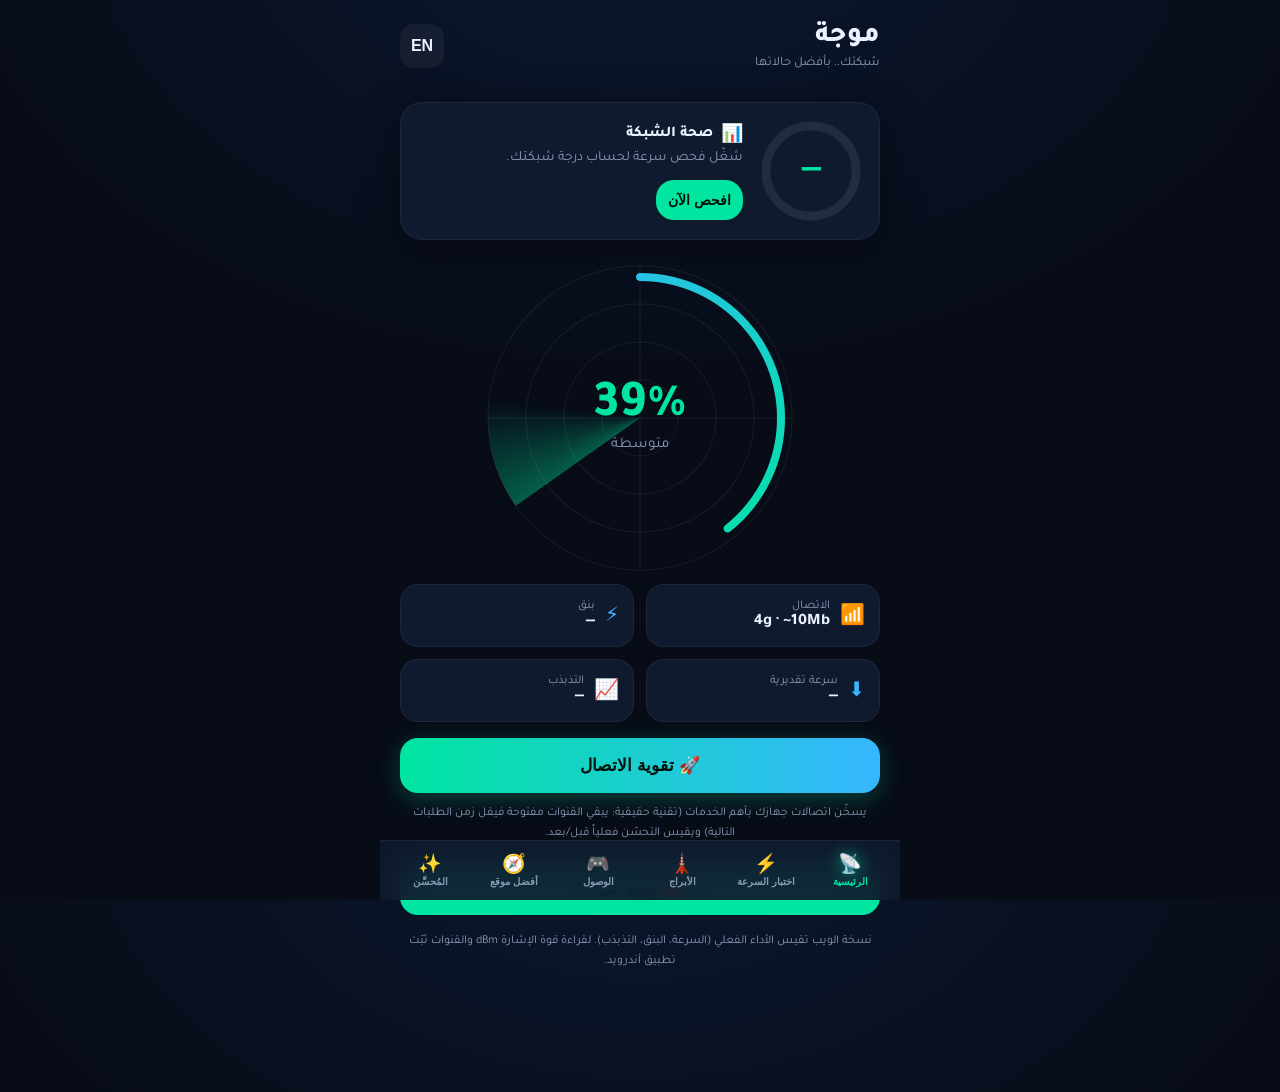
<file: index.html>
<!DOCTYPE html>
<html lang="ar" dir="rtl">
<head>
<meta charset="UTF-8">
<meta name="viewport" content="width=device-width, initial-scale=1, viewport-fit=cover, maximum-scale=1, user-scalable=no">
<title>موجة | Mawja</title>
<meta name="description" content="موجة — تحليل وتحسين شبكة WiFi: اختبار سرعة حقيقي، رادار الإشارة، أفضل موقع للمودم، وأسرع DNS.">
<meta name="theme-color" content="#070C17">
<meta name="apple-mobile-web-app-capable" content="yes">
<meta name="mobile-web-app-capable" content="yes">
<meta name="apple-mobile-web-app-status-bar-style" content="black-translucent">
<meta name="apple-mobile-web-app-title" content="موجة">
<link rel="manifest" href="manifest.webmanifest">
<link rel="icon" href="icons/icon.svg" type="image/svg+xml">
<link rel="apple-touch-icon" href="icons/icon-180.png">
<link rel="preconnect" href="https://fonts.googleapis.com">
<link rel="preconnect" href="https://fonts.gstatic.com" crossorigin>
<link href="https://fonts.googleapis.com/css2?family=Tajawal:wght@400;500;700;800&family=Space+Grotesk:wght@400;500;700&display=swap" rel="stylesheet">
<link rel="stylesheet" href="styles.css">
</head>
<body dir="rtl">
<div id="app">
  <header class="appbar">
    <div class="brand">
      <h1 data-t="appName">موجة</h1>
      <span class="tag" data-t="tagline">شبكتك.. بأفضل حالاتها</span>
    </div>
    <button class="icon-btn ghost" id="langBtn" title="AR / EN" aria-label="language">AR</button>
  </header>

  <div class="install" id="installBar">
    <span class="ic">📲</span>
    <span class="t" data-t="installMsg">ثبّت «موجة» على شاشتك الرئيسية لتشغيله كتطبيق.</span>
    <button id="installBtn" data-t="install">تثبيت</button>
    <button class="x icon-btn ghost" id="installClose" aria-label="close">✕</button>
  </div>

  <!-- ===== HOME / RADAR ===== -->
  <section class="page active" id="page-home">
    <!-- Network Health Score -->
    <div class="card health" id="healthCard">
      <div class="health-ring">
        <svg viewBox="0 0 120 120" id="healthSvg">
          <circle cx="60" cy="60" r="52" fill="none" stroke="rgba(255,255,255,.08)" stroke-width="10"/>
          <circle cx="60" cy="60" r="52" fill="none" stroke="var(--signal)" stroke-width="10"
                  stroke-linecap="round" id="healthArc" stroke-dasharray="327" stroke-dashoffset="327"
                  transform="rotate(-90 60 60)"/>
        </svg>
        <div class="health-center"><div class="hs-grade" id="hsGrade">—</div><div class="hs-num" id="hsNum"></div></div>
      </div>
      <div class="health-info">
        <div class="card-title" style="gap:8px"><span class="ic">📊</span><span data-t="healthScore">صحة الشبكة</span></div>
        <div class="muted" id="healthMsg" data-t="healthEmpty">شغّل فحص سرعة لحساب درجة شبكتك.</div>
        <button class="btn small primary" id="healthRun" data-t="runTest" style="margin-top:10px">افحص الآن</button>
      </div>
    </div>
    <div class="card" id="recsCard" style="display:none">
      <div class="card-title"><span class="ic">🛠️</span><span data-t="recs">توصيات لتحسين شبكتك</span></div>
      <div id="recsList"></div>
    </div>

    <div class="radar-wrap">
      <canvas id="radar" width="640" height="640"></canvas>
      <div class="radar-center">
        <div class="pct" id="radarPct">—</div>
        <div class="qual" id="radarQual" data-t="tapToStart">اضغط للفحص</div>
      </div>
    </div>
    <div class="grid2">
      <div class="stat"><span class="ic">📶</span><div><div class="l" data-t="connection">الاتصال</div><div class="v" id="stConn">—</div></div></div>
      <div class="stat"><span class="ic">⚡</span><div><div class="l" data-t="ping">بنق</div><div class="v" id="stPing">—</div></div></div>
    </div>
    <div class="grid2" style="margin-top:12px">
      <div class="stat"><span class="ic">⬇️</span><div><div class="l" data-t="estDown">سرعة تقديرية</div><div class="v" id="stDown">—</div></div></div>
      <div class="stat"><span class="ic">📈</span><div><div class="l" data-t="jitter">التذبذب</div><div class="v" id="stJitter">—</div></div></div>
    </div>
    <button class="btn boost" id="boostBtn" data-t="boost">🚀 تقوية الاتصال</button>
    <div class="boost-bar" id="boostBar" style="display:none"><div class="boost-fill" id="boostFill"></div></div>
    <div class="boost-phase" id="boostPhase" style="display:none"></div>
    <div class="card tint-signal" id="boostResult" style="display:none">
      <div class="boost-row">
        <div class="boost-cell"><div class="bo-v" id="boBefore">—</div><div class="bo-l" data-t="before">قبل</div></div>
        <div class="boost-arrow">←</div>
        <div class="boost-cell"><div class="bo-v" id="boAfter" style="color:var(--signal)">—</div><div class="bo-l" data-t="after">بعد</div></div>
        <div class="boost-badge" id="boGain">—</div>
      </div>
      <div class="muted" id="boMsg" style="margin-top:8px;font-size:12px"></div>
    </div>
    <p class="footer-note" data-t="boostHint" style="margin-top:10px"></p>

    <button class="btn primary" id="pulseBtn" data-t="livePulse">🔴 نبض حيّ</button>
    <div class="card" id="liveCard" style="display:none">
      <div class="card-title"><span class="ic">📈</span><span data-t="liveMonitor">مراقبة حيّة</span></div>
      <canvas id="spark" width="640" height="150" style="width:100%;height:90px;display:block;margin-top:10px"></canvas>
      <div class="metrics" style="margin-top:10px">
        <div class="m"><div class="mv" id="stbScore" style="color:var(--signal)">—</div><div class="ml" data-t="stability">الاستقرار</div></div>
        <div class="m"><div class="mv" id="stbAvg" style="color:var(--wave)">—</div><div class="ml" data-t="avg">متوسط</div></div>
        <div class="m"><div class="mv" id="stbLoss" style="color:var(--danger)">—</div><div class="ml" data-t="packetLoss">فقد الحزم</div></div>
        <div class="m"><div class="mv" id="stbLast" style="color:var(--warn)">—</div><div class="ml" data-t="ping">بنق</div></div>
      </div>
    </div>
    <p class="footer-note" data-t="webNote">نسخة الويب تقيس الأداء الفعلي (السرعة، البنق، التذبذب). لقراءة قوة الإشارة dBm والقنوات ثبّت تطبيق أندرويد.</p>
  </section>

  <!-- ===== SPEED TEST ===== -->
  <section class="page" id="page-speed">
    <h2 data-t="speedTest">اختبار السرعة</h2>
    <div class="card">
      <div class="gauge">
        <div class="big" id="gaugeVal">0.0</div>
        <div class="unit" data-t="mbps">ميجابت/ث</div>
        <div class="phase" id="gaugePhase"></div>
      </div>
      <div class="metrics">
        <div class="m"><div class="mv" id="mDown" style="color:var(--signal)">—</div><div class="ml" data-t="download">تحميل</div></div>
        <div class="m"><div class="mv" id="mUp" style="color:var(--wave)">—</div><div class="ml" data-t="upload">رفع</div></div>
        <div class="m"><div class="mv" id="mPing" style="color:var(--warn)">—</div><div class="ml" data-t="ping">بنق</div></div>
        <div class="m"><div class="mv" id="mJit" style="color:var(--danger)">—</div><div class="ml" data-t="jitter">تذبذب</div></div>
      </div>
      <div class="verdicts" id="verdicts"></div>
    </div>
    <button class="btn primary" id="speedBtn" data-t="start">ابدأ</button>
    <div class="btn-row" style="justify-content:space-between">
      <button class="link-btn" id="shareBtn" style="color:var(--wave)">🔗 <span data-t="share">مشاركة النتيجة</span></button>
      <button class="link-btn" id="reportBtn" style="color:var(--signal)"><span data-t="makeReport">🖼️ صورة تقرير</span></button>
    </div>

    <!-- Bufferbloat / latency-under-load -->
    <div class="card" id="bloatCard">
      <div class="card-title"><span class="ic">🎯</span><span data-t="bufferbloat">زمن الاستجابة تحت الحِمل</span></div>
      <p class="muted" data-t="bloatHint"></p>
      <div id="bloatResult" style="display:none">
        <div class="bloat-row">
          <div class="bloat-cell"><div class="bl-v" id="blIdle">—</div><div class="bl-l" data-t="idle">خامل</div></div>
          <div class="bloat-arrow">→</div>
          <div class="bloat-cell"><div class="bl-v" id="blLoad" style="color:var(--warn)">—</div><div class="bl-l" data-t="underLoad">تحت الحِمل</div></div>
          <div class="bloat-grade" id="blGrade">—</div>
        </div>
        <div class="bl-verdict" id="blVerdict"></div>
      </div>
    </div>

    <!-- Plan vs actual -->
    <div class="card" id="planCard">
      <div class="card-title"><span class="ic">📃</span><span data-t="yourPlan">سرعة اشتراكك</span></div>
      <p class="muted" data-t="planHint"></p>
      <div class="plan-input">
        <input id="planInput" type="number" inputmode="numeric" min="1" placeholder="100">
        <span class="unit" data-t="mbps">ميجابت/ث</span>
        <button class="btn small primary" id="planSave" data-t="save" style="margin-top:0">حفظ</button>
      </div>
      <div id="planResult" style="display:none;margin-top:12px">
        <div class="bar-track" style="height:12px"><div class="bar-fill" id="planBar" style="width:0%"></div></div>
        <div class="plan-meta"><span id="planPct" style="font-weight:800">—</span> <span data-t="ofPlan">من خطتك</span></div>
        <div class="bl-verdict" id="planVerdict"></div>
      </div>
    </div>

    <div class="card" id="histCard" style="display:none">
      <div class="card-title"><span class="ic">🕘</span><span data-t="history">السجل</span></div>
      <div id="histList"></div>
    </div>
  </section>

  <!-- ===== PLACEMENT ===== -->
  <section class="page" id="page-place">
    <h2 data-t="placement">أفضل موقع</h2>
    <p class="muted" data-t="placementHint">تنقّل بجوالك في أرجاء المكان، وفي كل غرفة اضغط «قِس هنا». سنرتب المواقع ونخبرك أين يجب أن يكون المودم.</p>
    <button class="btn wave" id="measureBtn" data-t="measureHere">قِس هنا</button>
    <div id="bestSpot"></div>
    <div class="card" id="spotsCard" style="display:none">
      <div id="spotsList"></div>
    </div>
    <button class="link-btn" id="clearSpots" style="display:none">🗑️ <span data-t="clearAll">مسح الكل</span></button>
  </section>

  <!-- ===== OPTIMIZER ===== -->
  <section class="page" id="page-opt">
    <h2 data-t="optimizer">المُحسِّن</h2>

    <!-- Connection intel -->
    <div class="card">
      <div class="card-title">
        <span class="ic">🛰️</span><span data-t="connIntel">معلومات اتصالك</span>
        <button class="icon-btn ghost" id="intelRefresh" style="margin-inline-start:auto;width:34px;height:34px;font-size:14px" aria-label="refresh">↻</button>
      </div>
      <div id="intelBody">
        <div class="intel-row"><span class="il" data-t="publicIp">IP العام</span><span class="iv" id="ivIp">…</span></div>
        <div class="intel-row"><span class="il" data-t="isp">المزوّد</span><span class="iv" id="ivIsp">…</span></div>
        <div class="intel-row"><span class="il" data-t="location">الموقع</span><span class="iv" id="ivLoc">…</span></div>
        <div class="intel-row"><span class="il" data-t="edge">أقرب خادم</span><span class="iv" id="ivEdge">…</span></div>
      </div>
    </div>

    <!-- Router quick access -->
    <div class="card">
      <div class="card-title"><span class="ic">🔑</span><span data-t="routerAccess">دخول الراوتر</span></div>
      <p class="muted" data-t="routerHint"></p>
      <div class="router-links">
        <a class="rlink" href="http://192.168.1.1" target="_blank" rel="noopener">192.168.1.1</a>
        <a class="rlink" href="http://192.168.0.1" target="_blank" rel="noopener">192.168.0.1</a>
        <a class="rlink" href="http://192.168.8.1" target="_blank" rel="noopener">192.168.8.1</a>
        <a class="rlink" href="http://10.0.0.1" target="_blank" rel="noopener">10.0.0.1</a>
        <a class="rlink" href="http://192.168.100.1" target="_blank" rel="noopener">192.168.100.1</a>
      </div>
    </div>

    <!-- Router tune-up wizard -->
    <div class="card tint-wave">
      <div class="card-title"><span class="ic">🪄</span><span data-t="routerTune">تحسين الراوتر</span></div>
      <p class="muted" data-t="routerTuneHint"></p>
      <button class="btn wave" id="wizardBtn" data-t="runWizard">🪄 شغّل معالج التحسين</button>
      <div id="wizardPhase" class="wz-phase" style="display:none"></div>
      <div id="wizardResult" style="display:none">
        <div class="wz-scores">
          <div class="wz-score"><div class="wz-num" id="wzScore">—</div><div class="wz-lbl" data-t="routerScore">درجة الراوتر</div></div>
          <div class="wz-score"><div class="wz-num" id="wzGain" style="color:var(--signal)">—</div><div class="wz-lbl" data-t="potentialGain">تحسّن متوقع</div></div>
          <div class="wz-score"><div class="wz-num" id="wzDone" style="color:var(--wave)">0</div><div class="wz-lbl" data-t="stepsDone">خطوة منجزة</div></div>
        </div>
        <div id="wizardSteps"></div>
        <button class="btn outline small" id="gainBtn" data-t="measureGain" style="width:100%">📏 قِس التحسّن الآن</button>
        <div id="gainResult" style="display:none;margin-top:12px">
          <div class="wz-scores" style="grid-template-columns:1fr 1fr">
            <div class="wz-score"><div class="wz-num" id="gnBefore" style="color:var(--ink-dim)">—</div><div class="wz-lbl" data-t="scoreBefore">الدرجة قبل</div></div>
            <div class="wz-score"><div class="wz-num" id="gnAfter">—</div><div class="wz-lbl" data-t="scoreAfter">الدرجة الآن</div></div>
          </div>
          <div class="bl-verdict" id="gnVerdict" style="text-align:center"></div>
        </div>
      </div>
    </div>

    <!-- Router presets -->
    <div class="card">
      <div class="card-title"><span class="ic">🎛️</span><span data-t="profiles">أوضاع جاهزة للراوتر</span></div>
      <p class="muted" data-t="profilesHint"></p>
      <div class="prof-tabs">
        <button class="prof-tab active" data-prof="gaming" data-t="pGaming">🎮 ألعاب</button>
        <button class="prof-tab" data-prof="streaming" data-t="pStreaming">🎬 بث ومشاهدة</button>
        <button class="prof-tab" data-prof="calls" data-t="pCalls">🎧 مكالمات واجتماعات</button>
      </div>
      <div id="profList"></div>
    </div>

    <div class="card">
      <div class="card-title"><span class="ic">🧭</span><span data-t="dnsTest">أسرع DNS لشبكتك</span></div>
      <p class="muted" data-t="dnsHint">يقيس زمن استجابة كل مزوّد DNS من موقعك. الأسرع = تصفّح أسرع.</p>
      <div id="dnsList"></div>
      <button class="btn outline small" id="dnsBtn" data-t="runDns">افحص خوادم DNS</button>
    </div>

    <div class="card">
      <div class="card-title"><span class="ic">📡</span><span data-t="channelGuide">دليل القنوات</span></div>
      <p class="muted" data-t="channelHint">القنوات غير المتداخلة على 2.4GHz هي 1 و6 و11. إن كان بيتك مزدحماً بالشبكات، اختر إحداها من إعدادات الراوتر، وفضّل نطاق 5GHz للأجهزة القريبة.</p>
      <div class="grid4" style="margin-top:10px">
        <div class="stat" style="justify-content:center"><span class="v">1</span></div>
        <div class="stat" style="justify-content:center"><span class="v">6</span></div>
        <div class="stat" style="justify-content:center"><span class="v">11</span></div>
        <div class="stat" style="justify-content:center"><span class="v" style="color:var(--signal)">5G</span></div>
      </div>
    </div>

    <div class="card">
      <div class="card-title"><span class="ic">💡</span><span data-t="tips">نصائح ذهبية</span></div>
      <div id="tipsList"></div>
    </div>

    <p class="footer-note"><span data-t="madeWith">صُنع بشغف</span> · Mawja © 2026</p>
  </section>

  <!-- ===== REACH (apps & games) ===== -->
  <section class="page" id="page-reach">
    <h2 data-t="reachTitle">سرعة وصولك للتطبيقات والألعاب</h2>
    <p class="muted" data-t="reachHint"></p>
    <button class="btn primary" id="reachBtn" data-t="runReach">افحص الوصول</button>
    <div class="card" id="appsCard" style="display:none">
      <div class="card-title"><span class="ic">📱</span><span data-t="catApps">تطبيقات وتواصل</span></div>
      <div id="appsList"></div>
    </div>
    <div class="card" id="gamesCard" style="display:none">
      <div class="card-title"><span class="ic">🎮</span><span data-t="catGames">ألعاب</span></div>
      <div id="gamesList"></div>
    </div>
  </section>

  <!-- ===== TOWERS ===== -->
  <section class="page" id="page-towers">
    <h2 data-t="towersTitle">الأبراج القريبة منك</h2>
    <p class="muted" data-t="towersHint"></p>
    <button class="btn primary" id="towersBtn" data-t="scanTowers">افحص الأبراج</button>

    <div id="towersResult" style="display:none">
      <div class="card">
        <div class="tw-pos" id="twPos"></div>
        <div class="tw-map-wrap">
          <canvas id="twMap" width="640" height="640"></canvas>
        </div>
        <div class="btn-row">
          <button class="btn small g5btn" id="best5gBtn" data-t="connectBest5g" style="flex:1">⚡ اتصل بأفضل 5G</button>
          <button class="btn wave small" id="best4gBtn" data-t="connectBest4g" style="flex:1">📶 اتصل بأفضل 4G</button>
        </div>
      </div>

      <!-- locked tower live card -->
      <div class="card tint-signal" id="lockCard" style="display:none">
        <div class="card-title"><span class="ic">📌</span><span data-t="lockedOn">مثبَّت على</span>&nbsp;<span id="lockName" style="color:var(--signal)"></span>
          <button class="icon-btn ghost" id="unlockBtn" style="margin-inline-start:auto;width:34px;height:34px;font-size:13px" aria-label="unlock">✕</button>
        </div>
        <div class="metrics" style="margin-top:12px">
          <div class="m"><div class="mv" id="lkRsrp" style="color:var(--signal)">—</div><div class="ml">RSRP</div></div>
          <div class="m"><div class="mv" id="lkPct" style="color:var(--wave)">—</div><div class="ml" data-t="liveSignal">إشارة حيّة</div></div>
          <div class="m"><div class="mv" id="lkPing" style="color:var(--warn)">—</div><div class="ml" data-t="ping">بنق</div></div>
          <div class="m"><div class="mv" id="lkBand" style="color:var(--ink-dim);font-size:13px">—</div><div class="ml" data-t="band">النطاق</div></div>
        </div>
        <div class="bar-track" style="margin-top:12px;height:10px"><div class="bar-fill" id="lkBar" style="width:0%"></div></div>
        <div class="conn-progress" id="connProgress" style="display:none"></div>
        <div class="conn-gain" id="connGain" style="display:none"></div>
      </div>

      <div class="card" id="towersListCard">
        <div class="tw-filters">
          <button class="tw-filter active" data-twf="all" data-t="all">الكل</button>
          <button class="tw-filter" data-twf="5G">5G</button>
          <button class="tw-filter" data-twf="4G">4G</button>
        </div>
        <div id="towersList"></div>
      </div>
      <p class="footer-note" data-t="towersNote"></p>
    </div>
  </section>

  <nav class="nav nav6">
    <button data-page="home" class="active"><span class="ic">📡</span><span data-t="home">الرئيسية</span></button>
    <button data-page="speed"><span class="ic">⚡</span><span data-t="speedTest">السرعة</span></button>
    <button data-page="towers"><span class="ic">🗼</span><span data-t="towers">الأبراج</span></button>
    <button data-page="reach"><span class="ic">🎮</span><span data-t="reach">الوصول</span></button>
    <button data-page="place"><span class="ic">🧭</span><span data-t="placement">أفضل موقع</span></button>
    <button data-page="opt"><span class="ic">✨</span><span data-t="optimizer">المُحسِّن</span></button>
  </nav>
</div>

<!-- room dialog -->
<dialog id="roomDlg">
  <h3 data-t="roomName">اسم الغرفة</h3>
  <input id="roomInput" autocomplete="off" placeholder="…">
  <div class="dlg-actions">
    <button class="btn small" style="background:rgba(255,255,255,.08);color:var(--ink)" id="roomCancel" data-t="cancel">إلغاء</button>
    <button class="btn small primary" id="roomOk" data-t="start">ابدأ</button>
  </div>
</dialog>

<script src="i18n.js"></script>
<script src="engine.js"></script>
<script src="app.js"></script>
</body>
</html>
</file>
<file: styles.css>
/* ===== موجة | Mawja — Deep Ocean theme ===== */
:root{
  --bg:#070C17;
  --surface:#101A2E;
  --surface2:#16233D;
  --signal:#00E5A0;
  --wave:#37B6FF;
  --warn:#FFB547;
  --danger:#FF5470;
  --ink:#EAF2FF;
  --ink-dim:#8A9BB8;
  --radius:22px;
  --card-border:rgba(255,255,255,.06);
  --shadow:0 10px 40px rgba(0,0,0,.45);
}

*{box-sizing:border-box;-webkit-tap-highlight-color:transparent}
html,body{margin:0;padding:0;height:100%}
body{
  background:radial-gradient(1200px 800px at 50% -10%, #0c1730 0%, var(--bg) 60%);
  color:var(--ink);
  font-family:"Tajawal","Space Grotesk",system-ui,-apple-system,"Segoe UI",Roboto,sans-serif;
  -webkit-font-smoothing:antialiased;
  overscroll-behavior-y:none;
}
body[dir="ltr"]{font-family:"Space Grotesk","Tajawal",system-ui,sans-serif}

#app{max-width:520px;margin:0 auto;min-height:100%;display:flex;flex-direction:column;padding-bottom:88px}

/* ---- Header ---- */
.appbar{
  display:flex;align-items:center;justify-content:space-between;
  padding:20px 20px 4px;
}
.brand{display:flex;flex-direction:column;gap:2px}
.brand h1{margin:0;font-size:28px;font-weight:800;letter-spacing:.3px}
.brand .tag{color:var(--ink-dim);font-size:13px}
.icon-btn{
  width:44px;height:44px;border:none;border-radius:14px;cursor:pointer;
  background:var(--surface2);color:var(--ink);font-size:16px;font-weight:700;
  display:grid;place-items:center;transition:transform .15s, background .2s;
}
.icon-btn:active{transform:scale(.92)}
.icon-btn.ghost{background:rgba(255,255,255,.05)}

/* ---- Pages ---- */
.page{display:none;padding:12px 20px 20px;animation:fade .35s ease}
.page.active{display:block}
@keyframes fade{from{opacity:0;transform:translateY(8px)}to{opacity:1;transform:none}}
.page h2{font-size:22px;font-weight:800;margin:8px 0 6px}
.muted{color:var(--ink-dim);font-size:14px;line-height:1.7}

/* ---- Cards ---- */
.card{
  background:var(--surface);border:1px solid var(--card-border);
  border-radius:var(--radius);padding:16px;margin-top:14px;box-shadow:var(--shadow);
}
.card.tint-signal{background:linear-gradient(180deg, rgba(0,229,160,.12), rgba(0,229,160,.03))}
.card.tint-wave{background:linear-gradient(180deg, rgba(55,182,255,.10), rgba(55,182,255,.02))}
.card-title{display:flex;align-items:center;gap:10px;font-weight:800;font-size:15px}
.card-title .ic{font-size:18px}

/* ---- Radar ---- */
.radar-wrap{position:relative;width:min(78vw,320px);aspect-ratio:1;margin:18px auto 6px}
#radar{width:100%;height:100%;display:block}
.radar-center{
  position:absolute;inset:0;display:grid;place-content:center;text-align:center;gap:2px;pointer-events:none
}
.radar-center .pct{font-size:52px;font-weight:800;color:var(--signal);line-height:1}
.radar-center .qual{color:var(--ink-dim);font-size:15px}

/* ---- Stat grid ---- */
.grid2{display:grid;grid-template-columns:1fr 1fr;gap:12px}
.grid4{display:grid;grid-template-columns:repeat(4,1fr);gap:8px}
.stat{
  background:var(--surface);border:1px solid var(--card-border);border-radius:18px;padding:14px;
  display:flex;align-items:center;gap:10px
}
.stat .ic{font-size:20px;color:var(--wave)}
.stat .l{color:var(--ink-dim);font-size:12px}
.stat .v{font-weight:800;font-size:16px;white-space:nowrap;overflow:hidden;text-overflow:ellipsis}

/* ---- Speed gauge ---- */
.gauge{text-align:center;padding:26px 0 14px}
.gauge .big{font-size:64px;font-weight:800;line-height:1;color:var(--signal);font-variant-numeric:tabular-nums}
.gauge .big.up{color:var(--wave)}
.gauge .unit{color:var(--ink-dim);margin-top:4px}
.gauge .phase{color:var(--warn);font-size:13px;margin-top:8px;min-height:18px;font-weight:700}
.metrics{display:grid;grid-template-columns:repeat(4,1fr);gap:8px;text-align:center;margin-top:6px}
.metrics .m .mv{font-weight:800;font-size:19px}
.metrics .m .ml{color:var(--ink-dim);font-size:11px}

/* verdict chips */
.verdicts{display:flex;flex-wrap:wrap;gap:8px;margin-top:14px;justify-content:center}
.chip{
  font-size:12px;font-weight:700;padding:7px 12px;border-radius:999px;
  background:rgba(255,255,255,.05);border:1px solid var(--card-border);display:flex;gap:6px;align-items:center
}
.chip.ok{color:var(--signal);border-color:rgba(0,229,160,.35)}
.chip.mid{color:var(--warn);border-color:rgba(255,181,71,.35)}
.chip.bad{color:var(--danger);border-color:rgba(255,84,112,.35)}

/* ---- Buttons ---- */
.btn{
  width:100%;border:none;border-radius:18px;padding:17px;font-size:17px;font-weight:800;cursor:pointer;
  display:flex;align-items:center;justify-content:center;gap:10px;transition:transform .12s, filter .2s;margin-top:16px
}
.btn:active{transform:scale(.98)}
.btn:disabled{filter:grayscale(.4) brightness(.8);cursor:default}
.btn.primary{background:var(--signal);color:#04120c}
.btn.wave{background:var(--wave);color:#03121f}
.btn.outline{background:transparent;border:1.5px solid var(--wave);color:var(--wave)}
.btn.small{padding:12px;font-size:14px;margin-top:10px;width:auto}
.btn-row{display:flex;gap:10px}
.link-btn{background:none;border:none;color:var(--danger);font-weight:700;cursor:pointer;padding:10px 0;display:flex;align-items:center;gap:6px;font-size:14px}

/* ---- Placement list ---- */
.spot{display:flex;align-items:center;gap:12px;padding:12px 0;border-top:1px solid var(--card-border)}
.spot:first-child{border-top:none}
.rank{width:34px;height:34px;border-radius:50%;display:grid;place-items:center;font-weight:800;flex:0 0 auto}
.spot .room{font-weight:700}
.spot .sub{color:var(--ink-dim);font-size:12px}
.spot .sc{margin-inline-start:auto;font-weight:800;font-size:22px}

/* ---- DNS / bars ---- */
.dns-row{display:flex;align-items:center;gap:8px;padding:8px 0}
.dns-row .nm{font-weight:600}
.dns-row .ip{color:var(--ink-dim);font-size:12px}
.dns-row .ms{margin-inline-start:auto;font-weight:800}
.bar-track{height:8px;border-radius:6px;background:rgba(255,255,255,.06);overflow:hidden;margin-top:6px}
.bar-fill{height:100%;border-radius:6px;background:linear-gradient(90deg,var(--wave),var(--signal));transition:width .5s}

/* ---- Tips ---- */
.tip{display:flex;gap:10px;padding:7px 0;line-height:1.6}
.tip .dot{color:var(--signal);font-weight:800}

/* history */
.hist{display:flex;justify-content:space-between;gap:8px;padding:9px 0;border-top:1px solid var(--card-border);font-size:13px}
.hist:first-child{border-top:none}
.hist .d{color:var(--ink-dim)}

/* ---- Bottom nav ---- */
.nav{
  position:fixed;left:0;right:0;bottom:0;z-index:20;
  max-width:520px;margin:0 auto;
  background:rgba(16,26,46,.92);backdrop-filter:blur(14px);
  border-top:1px solid var(--card-border);
  display:grid;grid-template-columns:repeat(4,1fr);
  padding:8px 8px calc(8px + env(safe-area-inset-bottom));
}
.nav button{
  background:none;border:none;color:var(--ink-dim);cursor:pointer;
  display:flex;flex-direction:column;align-items:center;gap:3px;font-size:11px;font-weight:600;padding:6px 0;border-radius:14px
}
.nav button .ic{font-size:22px;line-height:1}
.nav button.active{color:var(--signal)}
.nav button.active .ic{filter:drop-shadow(0 0 8px rgba(0,229,160,.6))}

/* install banner */
.install{
  display:none;align-items:center;gap:10px;margin:14px 20px 0;padding:12px 14px;
  background:linear-gradient(90deg, rgba(0,229,160,.14), rgba(55,182,255,.10));
  border:1px solid rgba(0,229,160,.3);border-radius:16px
}
.install.show{display:flex}
.install .t{flex:1;font-size:13px}
.install button{background:var(--signal);color:#04120c;border:none;border-radius:12px;padding:8px 14px;font-weight:800;cursor:pointer}
.install .x{background:none;color:var(--ink-dim);font-size:18px}

/* dialog */
dialog{
  border:none;border-radius:22px;background:var(--surface2);color:var(--ink);padding:22px;
  width:min(90vw,360px);box-shadow:var(--shadow)
}
dialog::backdrop{background:rgba(3,7,15,.7);backdrop-filter:blur(2px)}
dialog h3{margin:0 0 14px;font-size:18px}
dialog input{
  width:100%;padding:14px;border-radius:14px;border:1px solid var(--card-border);
  background:var(--bg);color:var(--ink);font-size:16px;font-family:inherit
}
.dlg-actions{display:flex;gap:10px;margin-top:16px;justify-content:flex-end}

.spin{width:18px;height:18px;border:2.5px solid rgba(255,255,255,.25);border-top-color:#04120c;border-radius:50%;animation:sp .7s linear infinite}
.btn.wave .spin{border-top-color:#03121f}
@keyframes sp{to{transform:rotate(360deg)}}

.footer-note{color:var(--ink-dim);font-size:12px;line-height:1.7;margin-top:16px;text-align:center}

/* ---- Bufferbloat ---- */
.bloat-row{display:flex;align-items:center;gap:12px;margin-top:12px}
.bloat-cell{text-align:center}
.bloat-cell .bl-v{font-weight:800;font-size:24px;font-variant-numeric:tabular-nums}
.bloat-cell .bl-l{color:var(--ink-dim);font-size:11px}
.bloat-arrow{color:var(--ink-dim);font-size:20px}
.bloat-grade{margin-inline-start:auto;width:52px;height:52px;border-radius:16px;display:grid;place-items:center;font-size:26px;font-weight:800;background:rgba(255,255,255,.05)}
.bl-verdict{margin-top:10px;font-weight:700;font-size:13px}

/* ---- Plan vs actual ---- */
.plan-input{display:flex;align-items:center;gap:10px;margin-top:10px}
.plan-input input{width:110px;padding:12px;border-radius:14px;border:1px solid var(--card-border);background:var(--bg);color:var(--ink);font-size:16px;font-family:inherit}
.plan-input .unit{color:var(--ink-dim);font-size:13px;flex:1}
.plan-meta{margin-top:8px;color:var(--ink-dim);font-size:13px}

/* ---- Connection intel ---- */
.intel-row{display:flex;align-items:center;gap:10px;padding:9px 0;border-top:1px solid var(--card-border)}
.intel-row:first-child{border-top:none}
.intel-row .il{color:var(--ink-dim);font-size:13px}
.intel-row .iv{margin-inline-start:auto;font-weight:700;font-size:14px;text-align:end;word-break:break-all}

/* ---- Health score ---- */
.card.health{display:flex;align-items:center;gap:16px}
.health-ring{position:relative;width:104px;height:104px;flex:0 0 auto}
.health-ring svg{width:104px;height:104px}
#healthArc{transition:stroke-dashoffset .8s ease, stroke .4s}
.health-center{position:absolute;inset:0;display:grid;place-content:center;text-align:center}
.health-center .hs-grade{font-size:32px;font-weight:800;line-height:1;color:var(--signal)}
.health-center .hs-num{font-size:12px;color:var(--ink-dim)}
.health-info{flex:1;min-width:0}

/* ---- Reach rows ---- */
.reach-row{display:flex;align-items:center;gap:10px;padding:9px 0;border-top:1px solid var(--card-border)}
.reach-row:first-child{border-top:none}
.reach-row .re-ic{font-size:18px;width:24px;text-align:center}
.reach-row .re-nm{font-weight:700}
.reach-row .re-ms{margin-inline-start:auto;font-weight:800;font-variant-numeric:tabular-nums}
.reach-row .re-bar{flex:0 0 84px;height:7px;border-radius:5px;background:rgba(255,255,255,.06);overflow:hidden}
.reach-row .re-bar > span{display:block;height:100%;border-radius:5px}

/* 5/6-column nav */
.nav.nav5{grid-template-columns:repeat(5,1fr)}
.nav.nav5 button{font-size:10px}
.nav.nav5 button .ic{font-size:20px}
.nav.nav6{grid-template-columns:repeat(6,1fr)}
.nav.nav6 button{font-size:9.5px;padding:5px 0}
.nav.nav6 button .ic{font-size:19px}

/* ---- Towers ---- */
.tw-pos{color:var(--ink-dim);font-size:12px;text-align:center;margin-bottom:4px}
.tw-map-wrap{width:min(76vw,300px);aspect-ratio:1;margin:8px auto 12px}
#twMap{width:100%;height:100%;display:block}
.tw-row{display:flex;align-items:center;gap:10px;padding:11px 0;border-top:1px solid var(--card-border)}
.tw-row:first-child{border-top:none}
.tw-row.locked{background:rgba(0,229,160,.06);border-radius:12px;padding-inline:8px}
.tw-dot{width:12px;height:12px;border-radius:50%;flex:0 0 auto}
.tw-info{min-width:0;flex:1}
.tw-name{font-weight:800;font-size:14px;display:flex;gap:6px;align-items:center}
.tw-gen{font-size:10px;font-weight:800;padding:2px 7px;border-radius:8px;background:rgba(55,182,255,.15);color:var(--wave)}
.tw-gen.g5{background:rgba(0,229,160,.15);color:var(--signal)}
.tw-sub{color:var(--ink-dim);font-size:11.5px;margin-top:2px}
.tw-sig{text-align:end;flex:0 0 auto}
.tw-rsrp{font-weight:800;font-size:15px;font-variant-numeric:tabular-nums}
.tw-lockbtn{border:1.5px solid var(--wave);background:transparent;color:var(--wave);font-weight:800;font-size:12px;border-radius:10px;padding:7px 12px;cursor:pointer;flex:0 0 auto}
.tw-lockbtn.on{background:var(--signal);border-color:var(--signal);color:#04120c}

/* ---- Boost ---- */
.btn.boost{
  background:linear-gradient(90deg,#00E5A0,#37B6FF);color:#04120c;
  box-shadow:0 6px 24px rgba(0,229,160,.25)
}
.boost-bar{height:10px;border-radius:6px;background:rgba(255,255,255,.07);overflow:hidden;margin-top:12px}
.boost-fill{height:100%;width:0%;border-radius:6px;background:linear-gradient(90deg,#37B6FF,#00E5A0);transition:width .5s}
.boost-phase{color:var(--warn);font-weight:700;font-size:13px;margin-top:8px;text-align:center}
.boost-row{display:flex;align-items:center;gap:14px}
.boost-cell{text-align:center}
.bo-v{font-weight:800;font-size:26px;font-variant-numeric:tabular-nums}
.bo-l{color:var(--ink-dim);font-size:11px}
.boost-arrow{color:var(--ink-dim);font-size:20px}
body[dir="ltr"] .boost-arrow{transform:scaleX(-1)}
.boost-badge{margin-inline-start:auto;background:rgba(0,229,160,.15);color:var(--signal);font-weight:800;font-size:20px;padding:10px 16px;border-radius:16px}

/* ---- Tower filters & connect ---- */
.tw-filters{display:flex;gap:8px;margin-bottom:8px}
.tw-filter{
  flex:1;border:1px solid var(--card-border);background:rgba(255,255,255,.04);color:var(--ink-dim);
  font-weight:800;font-size:13px;padding:9px 0;border-radius:12px;cursor:pointer;font-family:inherit
}
.tw-filter.active{background:rgba(0,229,160,.14);border-color:rgba(0,229,160,.4);color:var(--signal)}
.btn.g5btn{background:var(--signal);color:#04120c}
.conn-progress{display:flex;align-items:center;gap:10px;color:var(--warn);font-weight:700;font-size:13px;margin-top:12px}
.conn-gain{margin-top:12px;display:flex;align-items:center;gap:12px;font-weight:800}
.conn-gain .cg-before{color:var(--ink-dim);text-decoration:line-through}
.conn-gain .cg-after{color:var(--signal);font-size:20px}
.conn-gain .cg-badge{margin-inline-start:auto;background:rgba(0,229,160,.15);color:var(--signal);padding:6px 12px;border-radius:12px;font-size:14px}

/* ---- Router profiles ---- */
.prof-tabs{display:flex;gap:8px;margin:12px 0 4px}
.prof-tab{
  flex:1;border:1px solid var(--card-border);background:rgba(255,255,255,.04);color:var(--ink-dim);
  font-weight:700;font-size:12px;padding:10px 4px;border-radius:12px;cursor:pointer;font-family:inherit
}
.prof-tab.active{background:rgba(55,182,255,.14);border-color:rgba(55,182,255,.4);color:var(--wave)}

/* ---- Router wizard ---- */
.wz-phase{display:flex;align-items:center;gap:10px;color:var(--warn);font-weight:700;font-size:13px;margin-top:12px}
.wz-scores{display:grid;grid-template-columns:repeat(3,1fr);gap:8px;text-align:center;margin:14px 0 6px}
.wz-num{font-weight:800;font-size:26px}
.wz-lbl{color:var(--ink-dim);font-size:11px}
.wz-step{display:flex;align-items:flex-start;gap:10px;padding:11px 0;border-top:1px solid var(--card-border);cursor:pointer}
.wz-step .wz-check{width:24px;height:24px;border-radius:8px;border:2px solid var(--ink-dim);flex:0 0 auto;display:grid;place-items:center;font-size:14px;font-weight:800;color:#04120c;margin-top:1px}
.wz-step.done .wz-check{background:var(--signal);border-color:var(--signal)}
.wz-step.done .wz-txt{text-decoration:line-through;color:var(--ink-dim)}
.wz-step .wz-txt{font-size:13.5px;line-height:1.6}
.wz-step .wz-gain{margin-inline-start:auto;flex:0 0 auto;font-size:11px;font-weight:800;color:var(--signal);background:rgba(0,229,160,.12);padding:3px 8px;border-radius:8px}

/* ---- Router links ---- */
.router-links{display:flex;flex-wrap:wrap;gap:8px;margin-top:12px}
.rlink{text-decoration:none;color:var(--wave);font-weight:700;font-size:13px;padding:9px 14px;border-radius:12px;background:rgba(55,182,255,.10);border:1px solid rgba(55,182,255,.25)}
.rlink:active{transform:scale(.96)}
</file>
